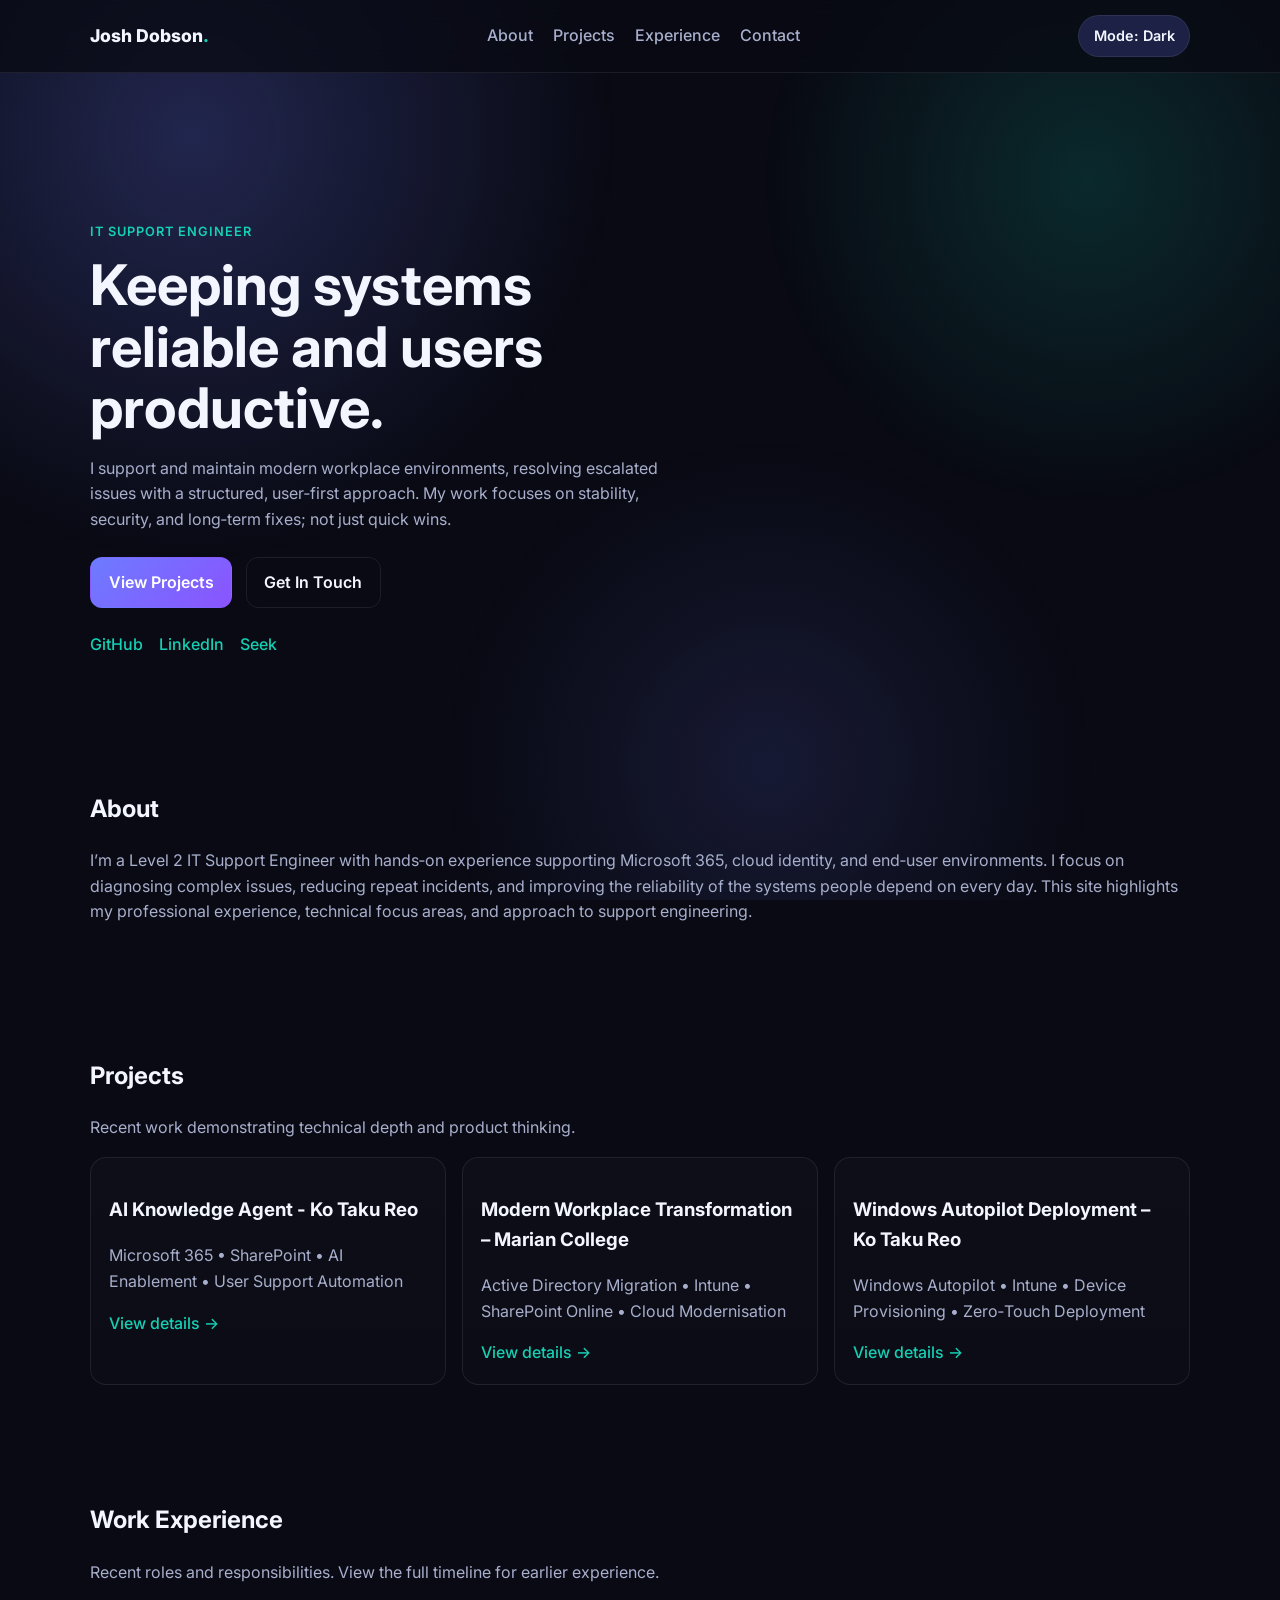
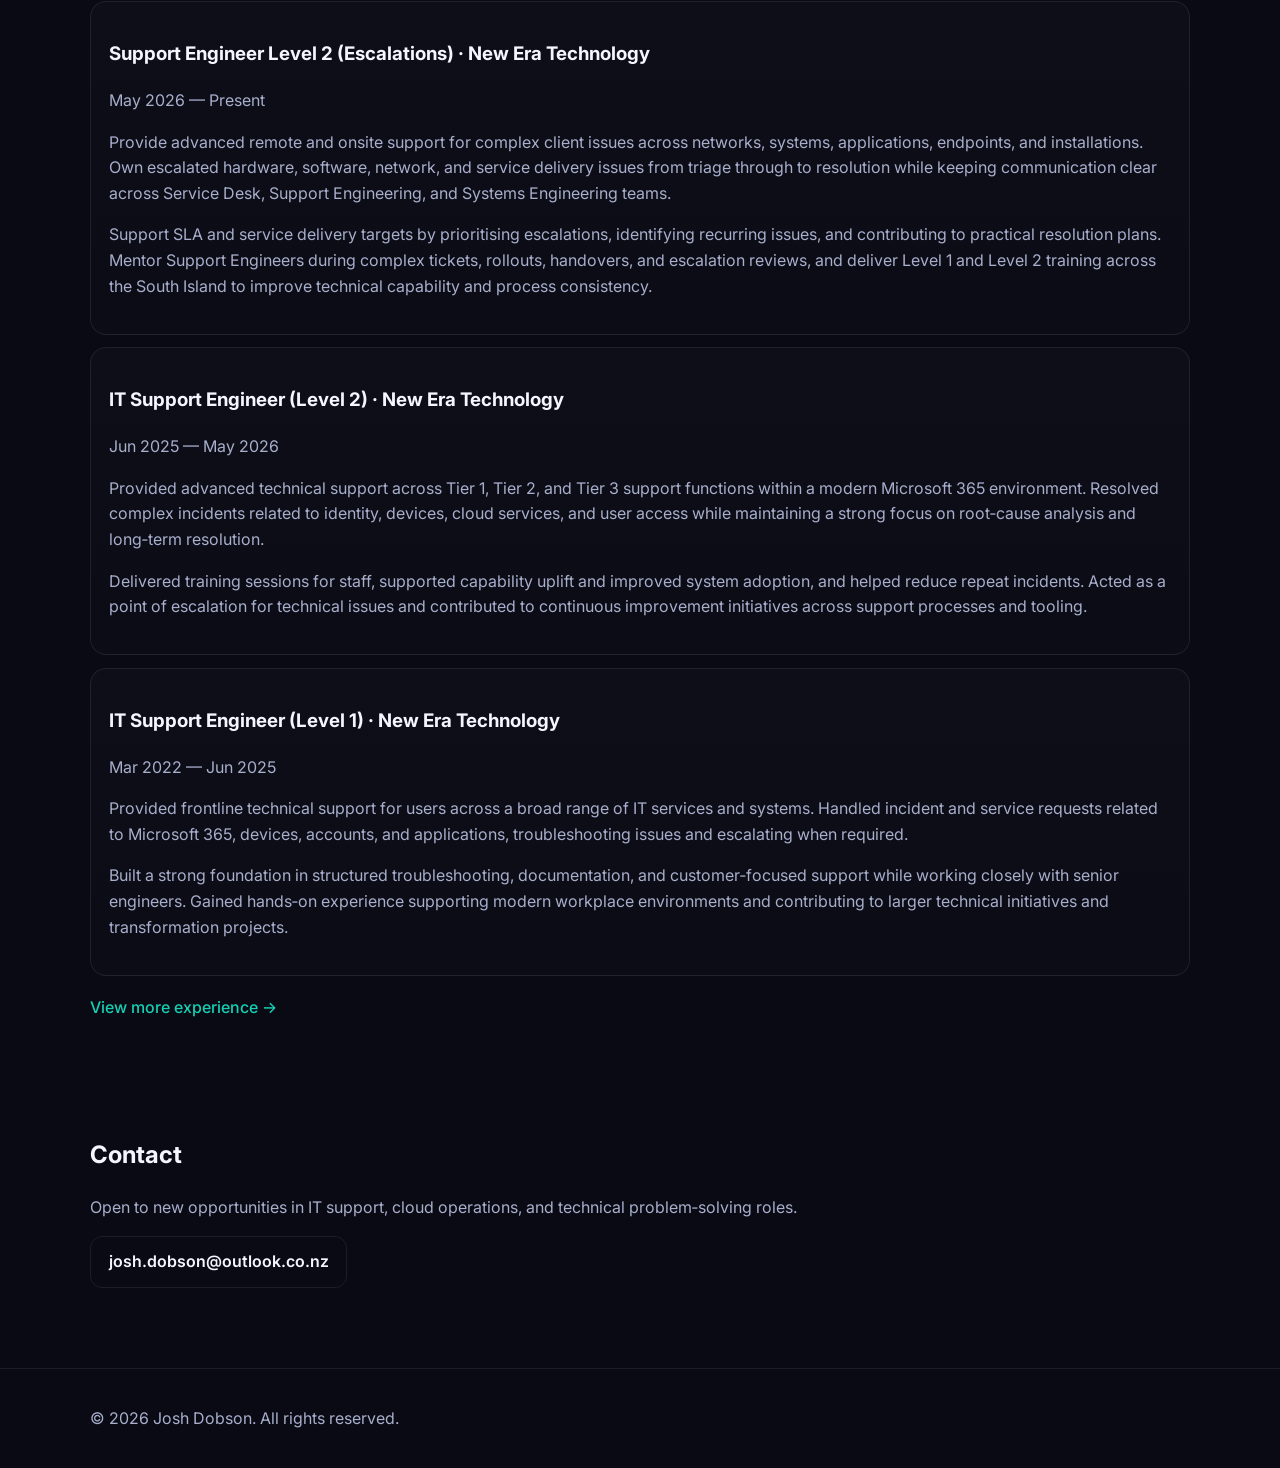
<file: index.html>
<!DOCTYPE html>
<html lang="en">
  <head>
    <link rel="icon" type="image/svg+xml" href="favicon.svg">
    <meta charset="UTF-8" />
    <meta name="viewport" content="width=device-width, initial-scale=1.0" />
    <title>Josh Dobson | Portfolio</title>
    <meta
      name="description"
      content="A modern, professional personal portfolio website featuring projects, experience, and resume details."
    />
    <link rel="preconnect" href="https://fonts.googleapis.com" />
    <link rel="preconnect" href="https://fonts.gstatic.com" crossorigin />
    <link
      href="https://fonts.googleapis.com/css2?family=Inter:wght@400;500;600;700;800&display=swap"
      rel="stylesheet"
    />
    <link rel="stylesheet" href="styles.css" />
  </head>
  <body>
    <div class="bg-gradient"></div>

    <header class="site-header" id="top">
      <nav class="nav container">
        <a class="brand" href="#top">Josh Dobson<span>.</span></a>
        <ul id="nav-links" class="nav-links">
          <li><a href="#about">About</a></li>
          <li><a href="#projects">Projects</a></li>
          <li><a href="#experience">Experience</a></li>
          <li><a href="#contact">Contact</a></li>
        </ul>
        <div class="nav-controls">
          <button id="menu-toggle" class="menu-toggle" aria-label="Toggle menu">
            ☰
          </button>
          <button id="theme-toggle" class="theme-toggle" type="button" aria-label="Switch to light mode" aria-pressed="false"><span class="toggle-label">Mode: Dark</span></button>
        </div>
      </nav>
    </header>

    <main>
      <section class="hero container">
        <p class="eyebrow">IT Support engineer</p>
        <h1>
          Keeping systems reliable and users productive.
        </h1>
        <p class="hero-text">
          I support and maintain modern workplace environments, resolving escalated issues with a structured,
          user‑first approach. My work focuses on stability, security, and long‑term fixes; not just quick wins.
        </p>
        <div class="hero-actions">
          <a class="btn btn-primary" href="#projects">View Projects</a>
          <a class="btn btn-secondary" href="#contact">Get In Touch</a>
        </div>
        <ul class="social-links">
          <li>
            <a href="https://github.com/Dobsonj-stack" target="_blank" rel="noopener noreferrer"
              >GitHub</a
            >
          </li>
          <li>
            <a
              href="https://www.linkedin.com/in/josh-dobson-2bb83b172/"
              target="_blank"
              rel="noopener noreferrer"
              >LinkedIn</a
            >
          </li>
          <li>
            <a
              href="https://nz.seek.com/profiles/josh-dobson-htrMWqmlff"
              target="_blank"
              rel="noopener noreferrer"
              >Seek</a
            >
          </li>
        </ul>
      </section>

      <section id="about" class="section container">
        <h2>About</h2>
        <p>
          I’m a Level 2 IT Support Engineer with hands‑on experience supporting Microsoft 365, cloud identity,
          and end‑user environments. I focus on diagnosing complex issues, reducing repeat incidents, and
          improving the reliability of the systems people depend on every day.
          
          This site highlights my professional experience, technical focus areas, and approach to support
          engineering.
        </p>
      </section>

      <section id="projects" class="section container">
        <div class="section-heading">
          <h2>Projects</h2>
          <p>Recent work demonstrating technical depth and product thinking.</p>
        </div>
        <div class="card-grid">
          <article class="card">
            <h3>AI Knowledge Agent - Ko Taku Reo</h3>
            <p>
              Microsoft 365 • SharePoint • AI Enablement • User Support Automation
            </p>
            <a href="project-ai-knowledge-agent.html" class="inline-link">View details →</a>
          </article>
          <article class="card">
            <h3>Modern Workplace Transformation – Marian College</h3>
            <p>
              Active Directory Migration • Intune • SharePoint Online • Cloud Modernisation
            </p>
            <a href="project-modern-workplace-transformation.html" class="inline-link">View details →</a>
          </article>
          <article class="card">
            <h3>Windows Autopilot Deployment – Ko Taku Reo</h3>
            <p>
              Windows Autopilot • Intune • Device Provisioning • Zero‑Touch Deployment
            </p>
            <a href="project-windows-autopilot-deployment.html" class="inline-link">View details →</a>
          </article>
        </div>
      </section>

      <section id="experience" class="section container">
        <div class="section-heading">
          <h2>Work Experience</h2>
          <p>Recent roles and responsibilities. View the full timeline for earlier experience.</p>
        </div>
        <div class="timeline">
          <article class="timeline-item">
            <h3>Support Engineer Level 2 (Escalations) · New Era Technology</h3>
            <p class="time">May 2026 — Present</p>
            <p>
              Provide advanced remote and onsite support for complex client issues across networks, systems, applications, endpoints, and installations. Own escalated hardware, software, network, and service delivery issues from triage through to resolution while keeping communication clear across Service Desk, Support Engineering, and Systems Engineering teams.
            </p>
            <p>
              Support SLA and service delivery targets by prioritising escalations, identifying recurring issues, and contributing to practical resolution plans. Mentor Support Engineers during complex tickets, rollouts, handovers, and escalation reviews, and deliver Level 1 and Level 2 training across the South Island to improve technical capability and process consistency.
            </p>
          </article>
          <article class="timeline-item">
            <h3>IT Support Engineer (Level 2) · New Era Technology</h3>
            <p class="time">Jun 2025 — May 2026</p>
            <p>
              Provided advanced technical support across Tier 1, Tier 2, and Tier 3 support functions within a modern Microsoft 365 environment. Resolved complex incidents related to identity, devices, cloud services, and user access while maintaining a strong focus on root‑cause analysis and long‑term resolution.
            </p>
            <p>
              Delivered training sessions for staff, supported capability uplift and improved system adoption, and helped reduce repeat incidents. Acted as a point of escalation for technical issues and contributed to continuous improvement initiatives across support processes and tooling.
            </p>
          </article>
          <article class="timeline-item">
            <h3>IT Support Engineer (Level 1) · New Era Technology</h3>
            <p class="time">Mar 2022 — Jun 2025</p>
            <p>
              Provided frontline technical support for users across a broad range of IT services and systems. Handled incident and service requests related to Microsoft 365, devices, accounts, and applications, troubleshooting issues and escalating when required.
            </p>
            <p>
              Built a strong foundation in structured troubleshooting, documentation, and customer‑focused support while working closely with senior engineers. Gained hands‑on experience supporting modern workplace environments and contributing to larger technical initiatives and transformation projects.
            </p>
          </article>
          <div class="experience-more">
          <a href="work-experience.html" class="inline-link">View more experience →</a>
        </div>
        </div>
      </section>

      

      <section id="contact" class="section container">
        <h2>Contact</h2>
        <p>
          Open to new opportunities in IT support, cloud operations, and technical problem‑solving roles.
        </p>
        <a class="btn btn-secondary" href="mailto:josh.dobson@outlook.co.nz">josh.dobson@outlook.co.nz</a>
      </section>
    </main>

    <footer class="site-footer">
      <div class="container footer-content">
        <p>© <span id="year"></span> Josh Dobson. All rights reserved.</p>
        
      </div>
    </footer>

    <button id="scroll-top-bubble" class="scroll-top-bubble" type="button" aria-label="Back to top" aria-hidden="true">↑</button>

    <script src="script.js"></script>
  </body>
</html>
</file>
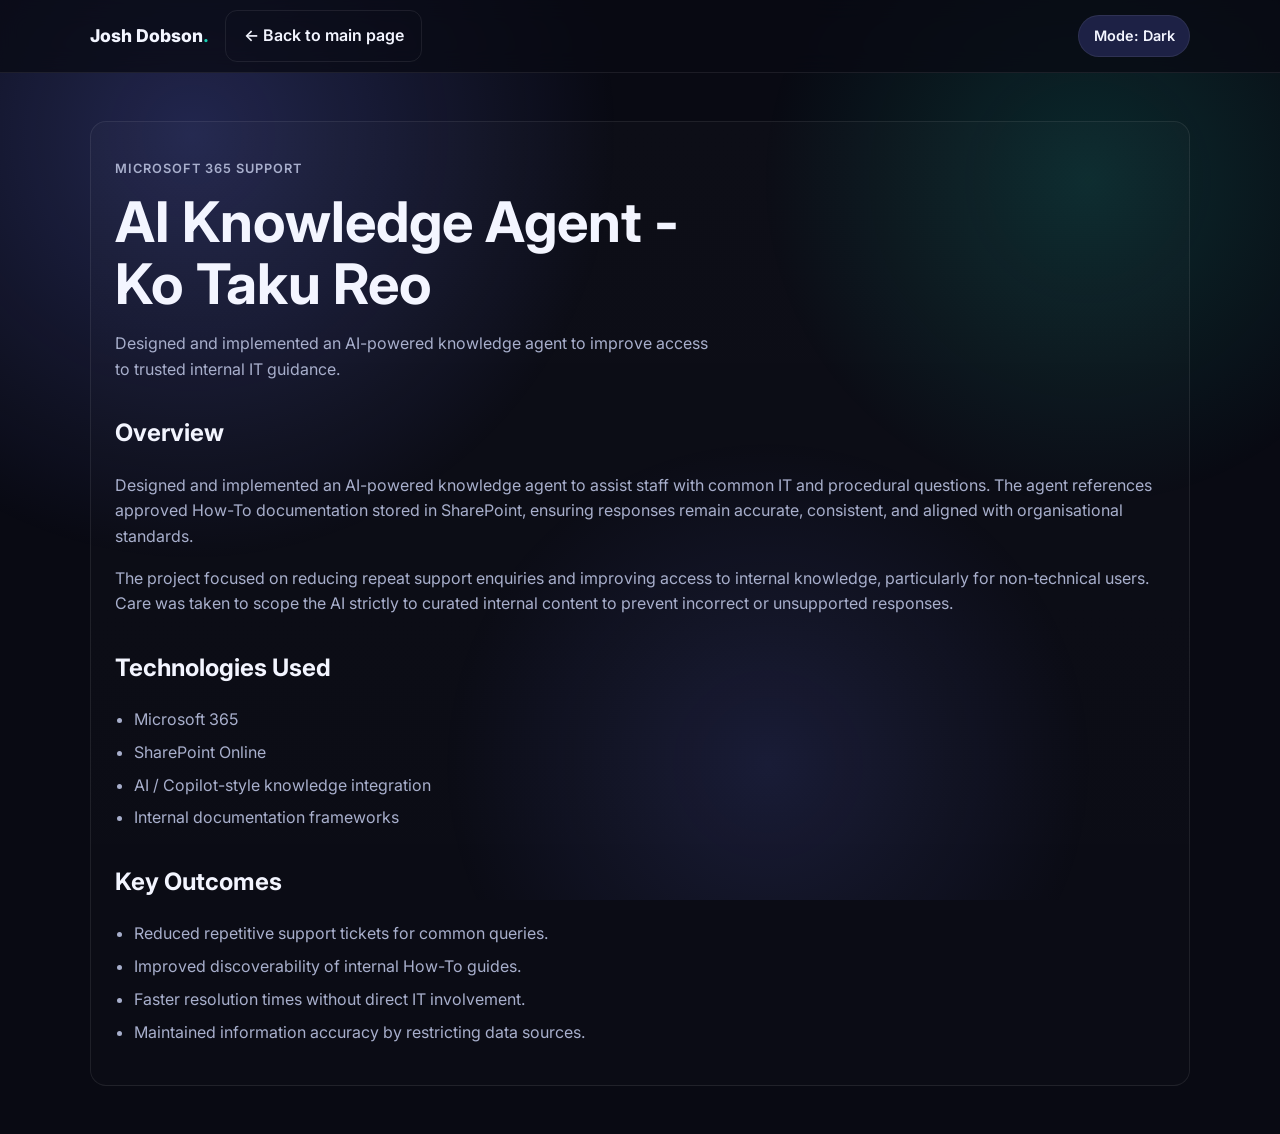
<file: project-ai-knowledge-agent.html>
<!DOCTYPE html>
<html lang="en">
  <head>
    <link rel="icon" type="image/svg+xml" href="favicon.svg">
    <meta charset="UTF-8" />
    <meta name="viewport" content="width=device-width, initial-scale=1.0" />
    <title>AI Knowledge Agent - Ko Taku Reo | Josh Dobson</title>
    <meta
      name="description"
      content="Project details for AI Knowledge Agent at Ko Taku Reo, including overview, technologies, and outcomes."
    />
    <link rel="preconnect" href="https://fonts.googleapis.com" />
    <link rel="preconnect" href="https://fonts.gstatic.com" crossorigin />
    <link
      href="https://fonts.googleapis.com/css2?family=Inter:wght@400;500;600;700;800&display=swap"
      rel="stylesheet"
    />
    <link rel="stylesheet" href="styles.css" />
  </head>
  <body>
    <div class="bg-gradient"></div>

    <header class="site-header" id="top">
      <nav class="nav container subpage-nav">
        <a class="brand" href="index.html#top">Josh Dobson<span>.</span></a>
        <a class="btn btn-secondary" href="index.html#projects">← Back to main page</a>
              <button id="theme-toggle" class="theme-toggle" type="button" aria-label="Toggle color theme" aria-pressed="false" role="switch"><span class="toggle-label">Dark mode</span><span class="toggle-track" aria-hidden="true"><span class="toggle-thumb"></span></span></button>
      </nav>
    </header>

    <main class="section container">
      <article class="project-detail-card">
        <p class="eyebrow">Microsoft 365 Support</p>
        <h1>AI Knowledge Agent - Ko Taku Reo</h1>
        <p class="hero-text">Designed and implemented an AI-powered knowledge agent to improve access to trusted internal IT guidance.</p>

        <div class="detail-block">
          <h2>Overview</h2>
          <p>
            Designed and implemented an AI-powered knowledge agent to assist staff with common IT and procedural questions.
            The agent references approved How-To documentation stored in SharePoint, ensuring responses remain accurate,
            consistent, and aligned with organisational standards.
          </p>
          <p>
            The project focused on reducing repeat support enquiries and improving access to internal knowledge, particularly
            for non-technical users. Care was taken to scope the AI strictly to curated internal content to prevent incorrect
            or unsupported responses.
          </p>
        </div>

        <div class="detail-block">
          <h2>Technologies Used</h2>
          <ul class="detail-list">
            <li>Microsoft 365</li>
            <li>SharePoint Online</li>
            <li>AI / Copilot-style knowledge integration</li>
            <li>Internal documentation frameworks</li>
          </ul>
        </div>

        <div class="detail-block">
          <h2>Key Outcomes</h2>
          <ul class="detail-list">
            <li>Reduced repetitive support tickets for common queries.</li>
            <li>Improved discoverability of internal How-To guides.</li>
            <li>Faster resolution times without direct IT involvement.</li>
            <li>Maintained information accuracy by restricting data sources.</li>
          </ul>
        </div>
      </article>
    </main>

    <script src="script.js"></script>
  </body>
</html>
</file>
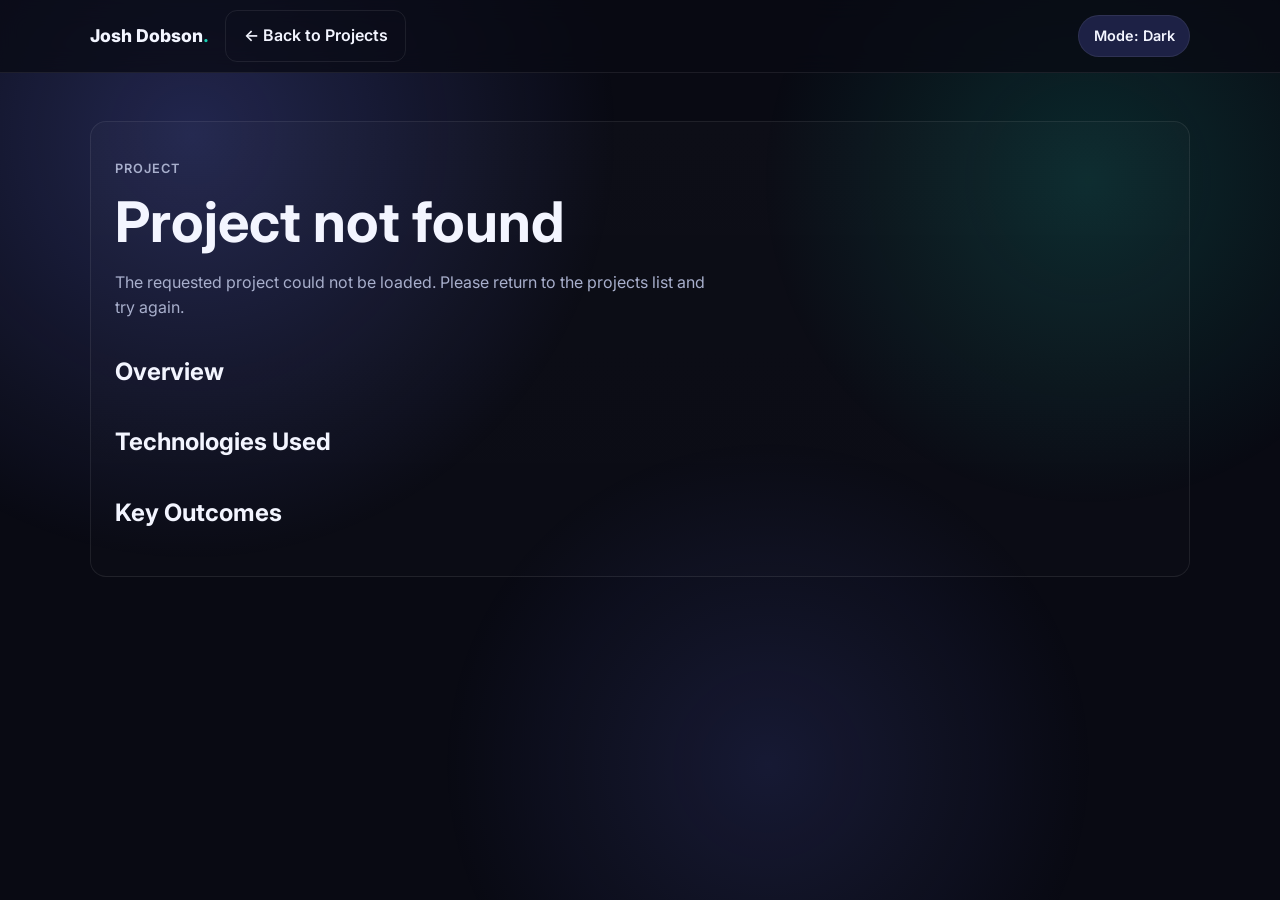
<file: project-details.html>
<!DOCTYPE html>
<html lang="en">
  <head>
    <link rel="icon" type="image/svg+xml" href="favicon.svg">
    <meta charset="UTF-8" />
    <meta name="viewport" content="width=device-width, initial-scale=1.0" />
    <title>Project Details | Josh Dobson</title>
    <meta
      name="description"
      content="Detailed project information including overview, technologies, and outcomes."
    />
    <link rel="preconnect" href="https://fonts.googleapis.com" />
    <link rel="preconnect" href="https://fonts.gstatic.com" crossorigin />
    <link
      href="https://fonts.googleapis.com/css2?family=Inter:wght@400;500;600;700;800&display=swap"
      rel="stylesheet"
    />
    <link rel="stylesheet" href="styles.css" />
  </head>
  <body>
    <div class="bg-gradient"></div>

    <header class="site-header" id="top">
      <nav class="nav container subpage-nav">
        <a class="brand" href="index.html#top">Josh Dobson<span>.</span></a>
        <a class="btn btn-secondary" href="index.html#projects">← Back to Projects</a>
              <button id="theme-toggle" class="theme-toggle" type="button" aria-label="Toggle color theme" aria-pressed="false" role="switch"><span class="toggle-label">Dark mode</span><span class="toggle-track" aria-hidden="true"><span class="toggle-thumb"></span></span></button>
      </nav>
    </header>

    <main class="section container">
      <article class="project-detail-card">
        <p class="eyebrow" id="project-category">Project</p>
        <h1 id="project-title">Project details</h1>
        <p class="hero-text" id="project-summary"></p>

        <div class="detail-block">
          <h2>Overview</h2>
          <p id="project-overview"></p>
        </div>

        <div class="detail-block">
          <h2>Technologies Used</h2>
          <ul id="project-tech" class="detail-list"></ul>
        </div>

        <div class="detail-block">
          <h2>Key Outcomes</h2>
          <ul id="project-outcomes" class="detail-list"></ul>
        </div>
      </article>
    </main>

    <script src="script.js"></script>
  </body>
</html>
</file>
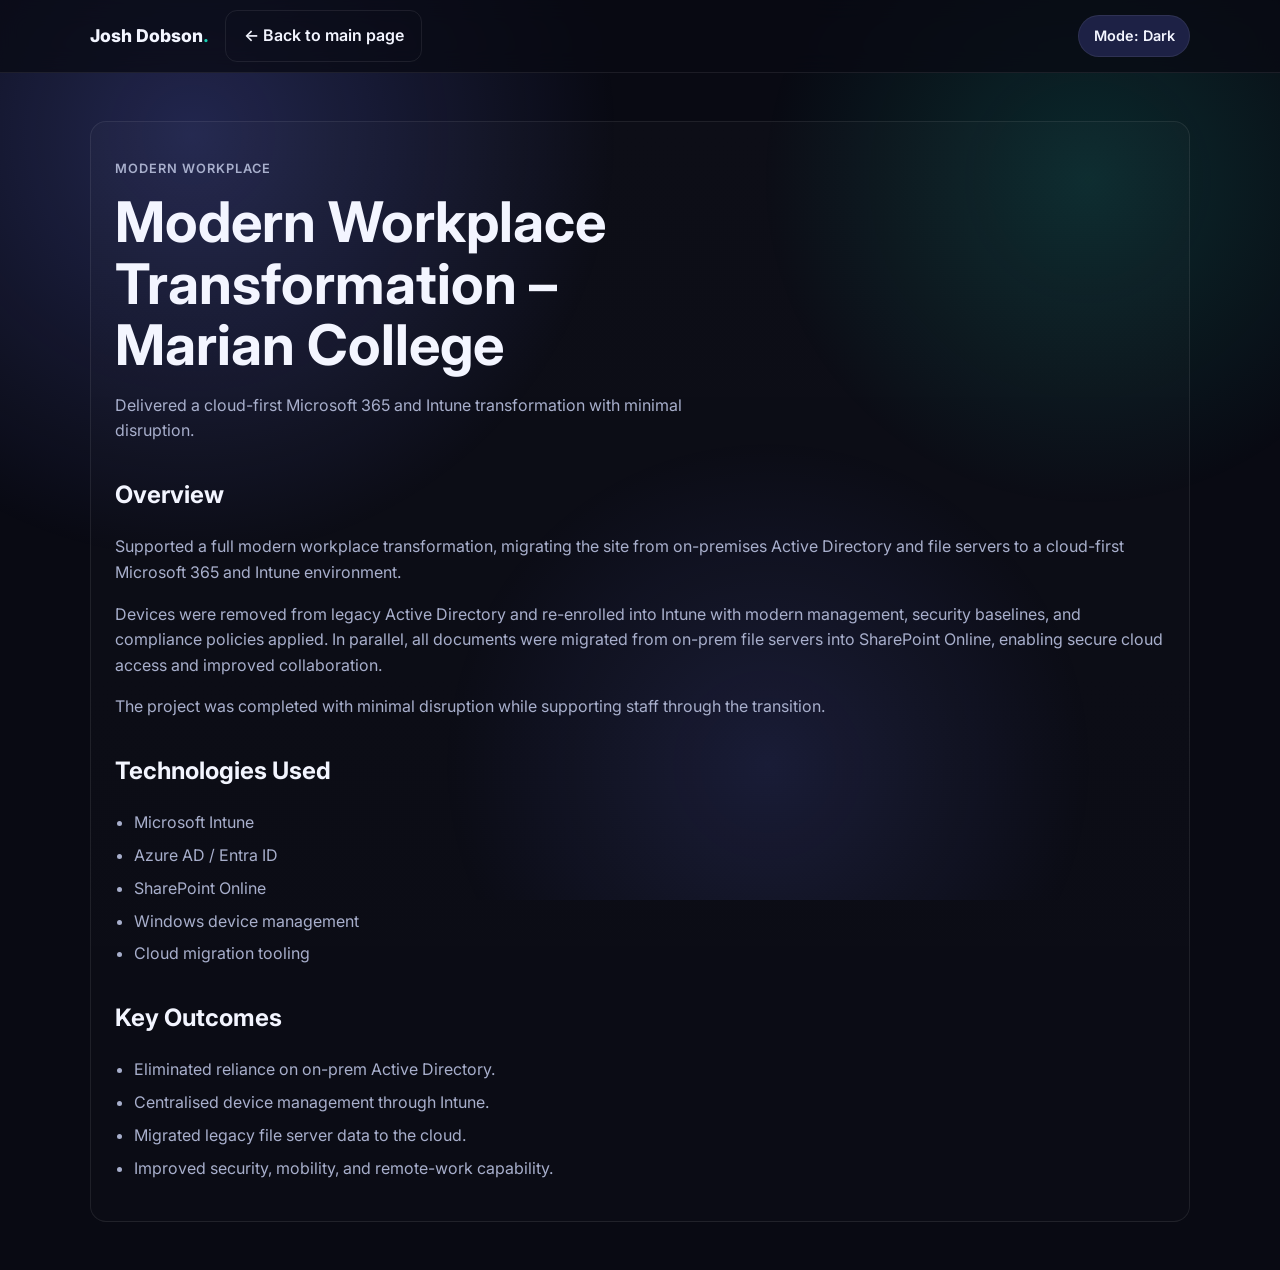
<file: project-modern-workplace-transformation.html>
<!DOCTYPE html>
<html lang="en">
  <head>
    <link rel="icon" type="image/svg+xml" href="favicon.svg">
    <meta charset="UTF-8" />
    <meta name="viewport" content="width=device-width, initial-scale=1.0" />
    <title>Modern Workplace Transformation – Marian College | Josh Dobson</title>
    <meta
      name="description"
      content="Project details for the Modern Workplace Transformation at Marian College, including overview, technologies, and outcomes."
    />
    <link rel="preconnect" href="https://fonts.googleapis.com" />
    <link rel="preconnect" href="https://fonts.gstatic.com" crossorigin />
    <link
      href="https://fonts.googleapis.com/css2?family=Inter:wght@400;500;600;700;800&display=swap"
      rel="stylesheet"
    />
    <link rel="stylesheet" href="styles.css" />
  </head>
  <body>
    <div class="bg-gradient"></div>

    <header class="site-header" id="top">
      <nav class="nav container subpage-nav">
        <a class="brand" href="index.html#top">Josh Dobson<span>.</span></a>
        <a class="btn btn-secondary" href="index.html#projects">← Back to main page</a>
              <button id="theme-toggle" class="theme-toggle" type="button" aria-label="Toggle color theme" aria-pressed="false" role="switch"><span class="toggle-label">Dark mode</span><span class="toggle-track" aria-hidden="true"><span class="toggle-thumb"></span></span></button>
      </nav>
    </header>

    <main class="section container">
      <article class="project-detail-card">
        <p class="eyebrow">Modern Workplace</p>
        <h1>Modern Workplace Transformation – Marian College</h1>
        <p class="hero-text">Delivered a cloud-first Microsoft 365 and Intune transformation with minimal disruption.</p>

        <div class="detail-block">
          <h2>Overview</h2>
          <p>
            Supported a full modern workplace transformation, migrating the site from on-premises Active Directory and file servers to
            a cloud-first Microsoft 365 and Intune environment.
          </p>
          <p>
            Devices were removed from legacy Active Directory and re-enrolled into Intune with modern management, security baselines,
            and compliance policies applied. In parallel, all documents were migrated from on-prem file servers into SharePoint
            Online, enabling secure cloud access and improved collaboration.
          </p>
          <p>
            The project was completed with minimal disruption while supporting staff through the transition.
          </p>
        </div>

        <div class="detail-block">
          <h2>Technologies Used</h2>
          <ul class="detail-list">
            <li>Microsoft Intune</li>
            <li>Azure AD / Entra ID</li>
            <li>SharePoint Online</li>
            <li>Windows device management</li>
            <li>Cloud migration tooling</li>
          </ul>
        </div>

        <div class="detail-block">
          <h2>Key Outcomes</h2>
          <ul class="detail-list">
            <li>Eliminated reliance on on-prem Active Directory.</li>
            <li>Centralised device management through Intune.</li>
            <li>Migrated legacy file server data to the cloud.</li>
            <li>Improved security, mobility, and remote-work capability.</li>
          </ul>
        </div>
      </article>
    </main>

    <script src="script.js"></script>
  </body>
</html>
</file>
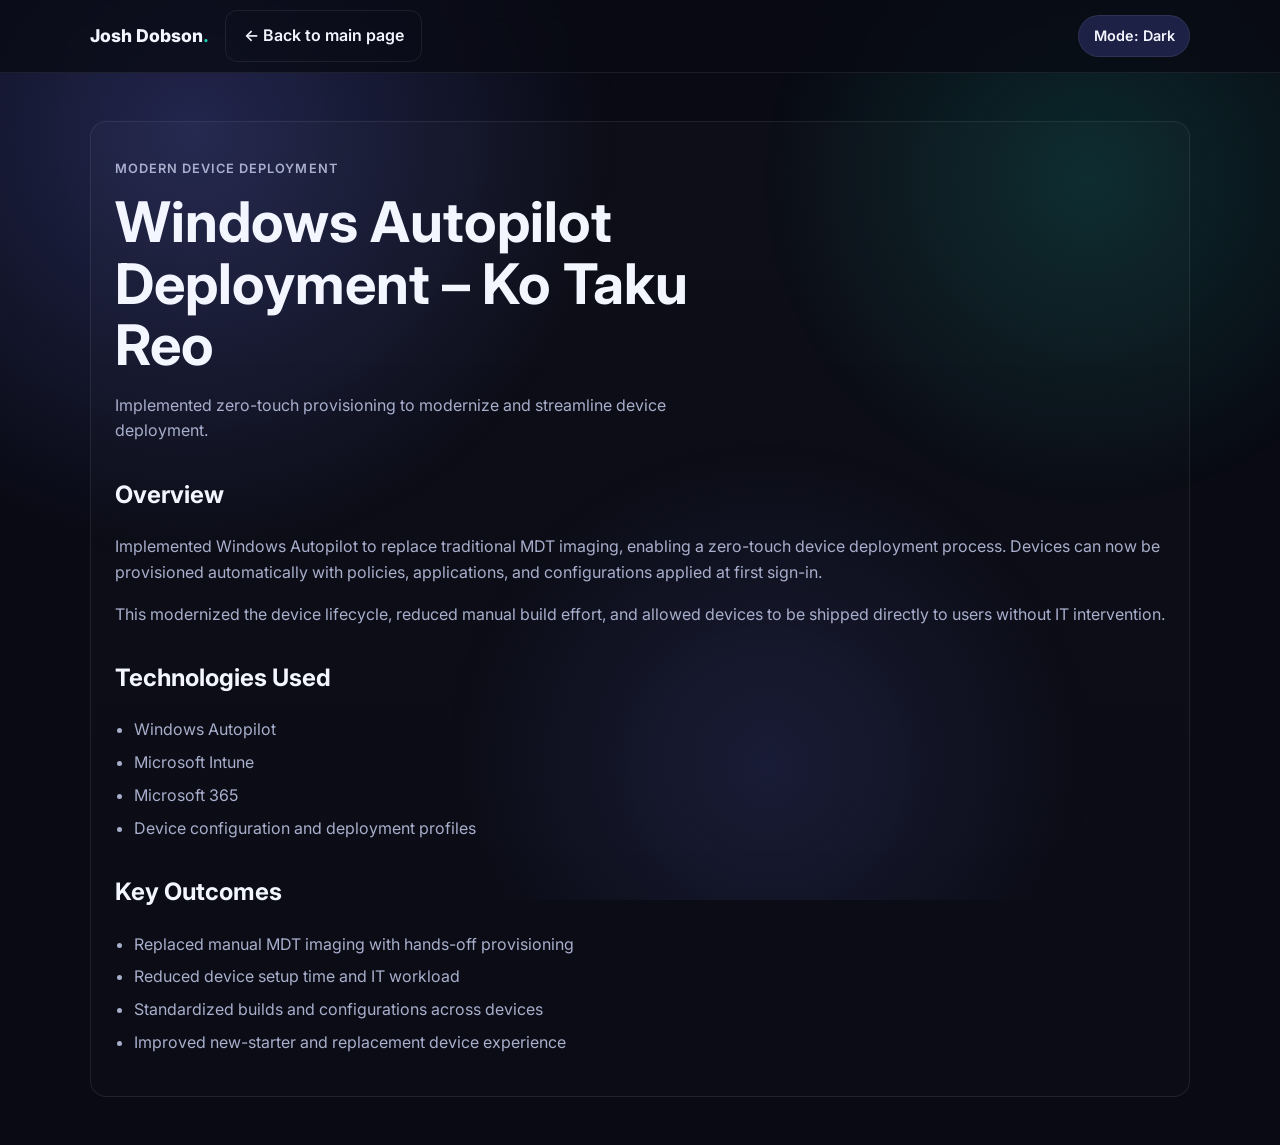
<file: project-windows-autopilot-deployment.html>
<!DOCTYPE html>
<html lang="en">
  <head>
    <link rel="icon" type="image/svg+xml" href="favicon.svg">
    <meta charset="UTF-8" />
    <meta name="viewport" content="width=device-width, initial-scale=1.0" />
    <title>Windows Autopilot Deployment – Ko Taku Reo | Josh Dobson</title>
    <meta
      name="description"
      content="Project details for the Windows Autopilot Deployment at Ko Taku Reo, including overview, technologies, and outcomes."
    />
    <link rel="preconnect" href="https://fonts.googleapis.com" />
    <link rel="preconnect" href="https://fonts.gstatic.com" crossorigin />
    <link
      href="https://fonts.googleapis.com/css2?family=Inter:wght@400;500;600;700;800&display=swap"
      rel="stylesheet"
    />
    <link rel="stylesheet" href="styles.css" />
  </head>
  <body>
    <div class="bg-gradient"></div>

    <header class="site-header" id="top">
      <nav class="nav container subpage-nav">
        <a class="brand" href="index.html#top">Josh Dobson<span>.</span></a>
        <a class="btn btn-secondary" href="index.html#projects">← Back to main page</a>
              <button id="theme-toggle" class="theme-toggle" type="button" aria-label="Toggle color theme" aria-pressed="false" role="switch"><span class="toggle-label">Dark mode</span><span class="toggle-track" aria-hidden="true"><span class="toggle-thumb"></span></span></button>
      </nav>
    </header>

    <main class="section container">
      <article class="project-detail-card">
        <p class="eyebrow">Modern Device Deployment</p>
        <h1>Windows Autopilot Deployment – Ko Taku Reo</h1>
        <p class="hero-text">Implemented zero-touch provisioning to modernize and streamline device deployment.</p>

        <div class="detail-block">
          <h2>Overview</h2>
          <p>
            Implemented Windows Autopilot to replace traditional MDT imaging, enabling a zero-touch device deployment process.
            Devices can now be provisioned automatically with policies, applications, and configurations applied at first sign-in.
          </p>
          <p>
            This modernized the device lifecycle, reduced manual build effort, and allowed devices to be shipped directly to users
            without IT intervention.
          </p>
        </div>

        <div class="detail-block">
          <h2>Technologies Used</h2>
          <ul class="detail-list">
            <li>Windows Autopilot</li>
            <li>Microsoft Intune</li>
            <li>Microsoft 365</li>
            <li>Device configuration and deployment profiles</li>
          </ul>
        </div>

        <div class="detail-block">
          <h2>Key Outcomes</h2>
          <ul class="detail-list">
            <li>Replaced manual MDT imaging with hands-off provisioning</li>
            <li>Reduced device setup time and IT workload</li>
            <li>Standardized builds and configurations across devices</li>
            <li>Improved new-starter and replacement device experience</li>
          </ul>
        </div>
      </article>
    </main>

    <script src="script.js"></script>
  </body>
</html>
</file>
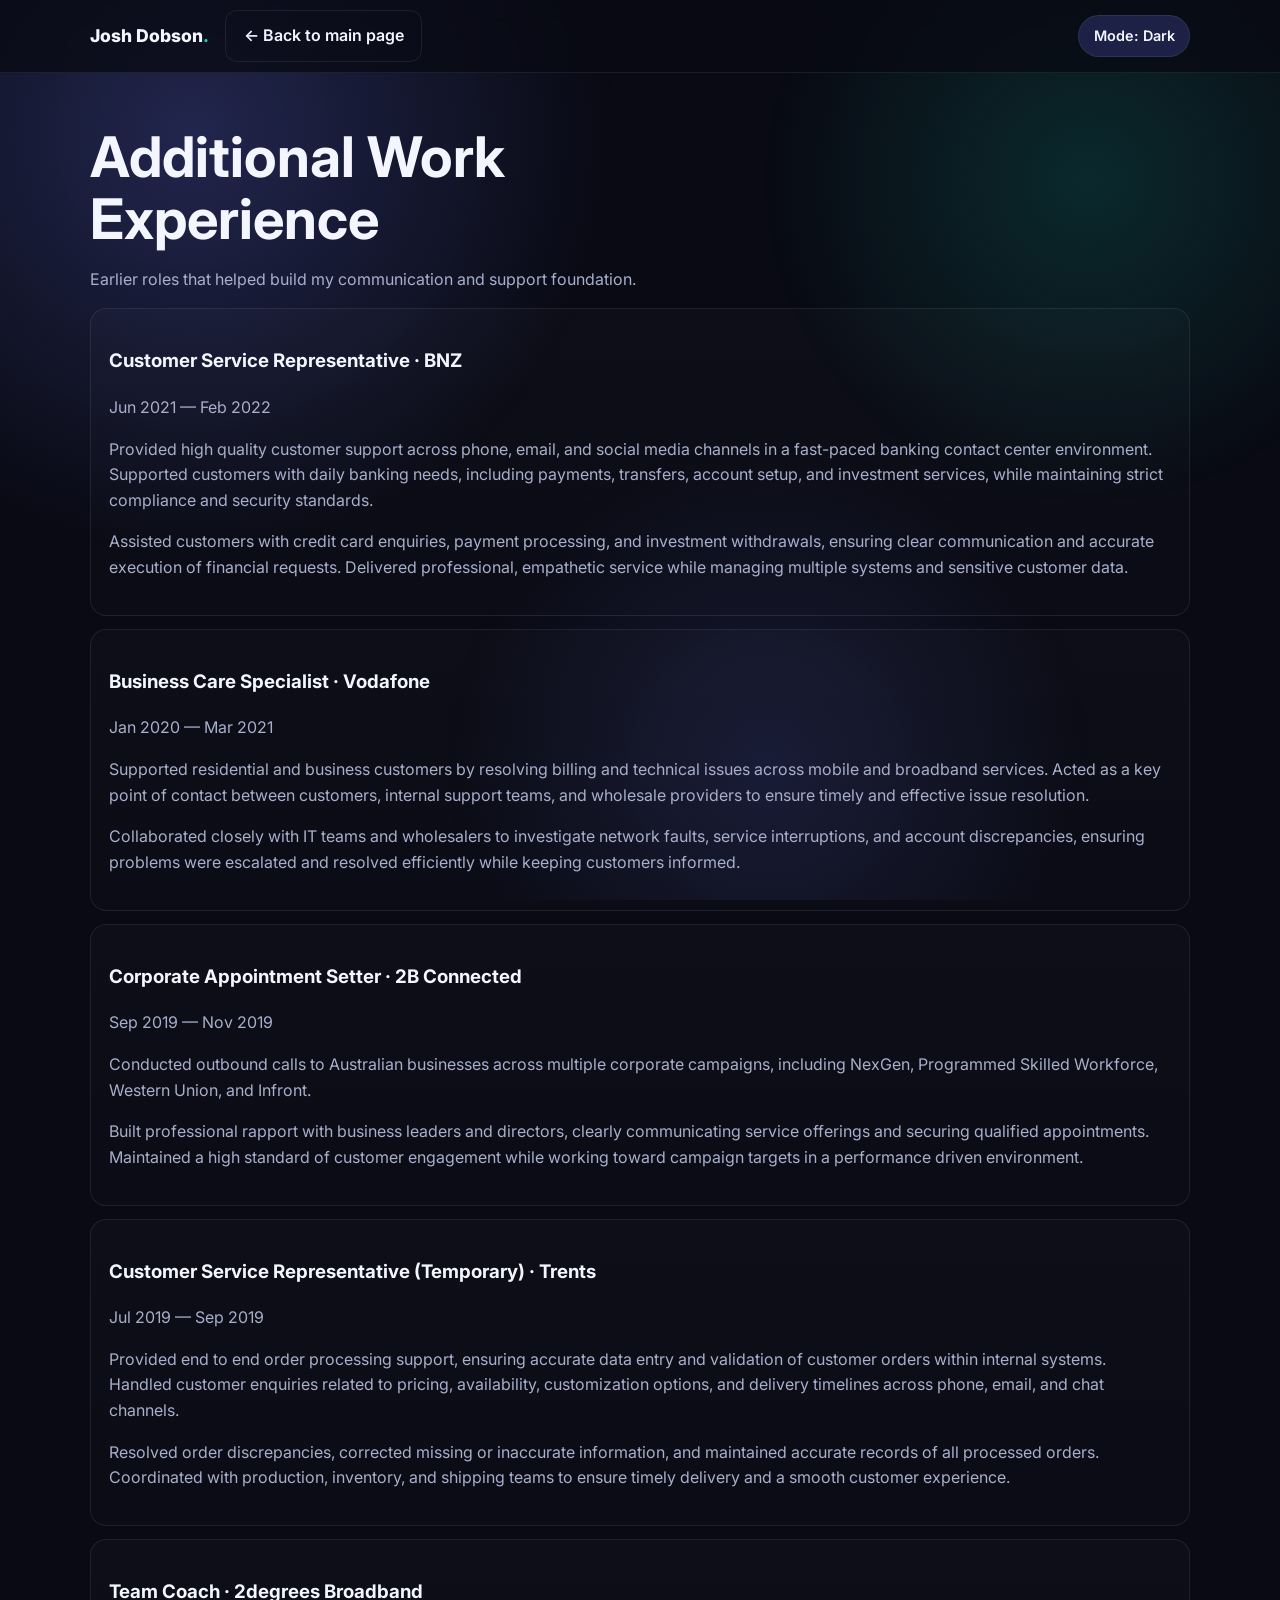
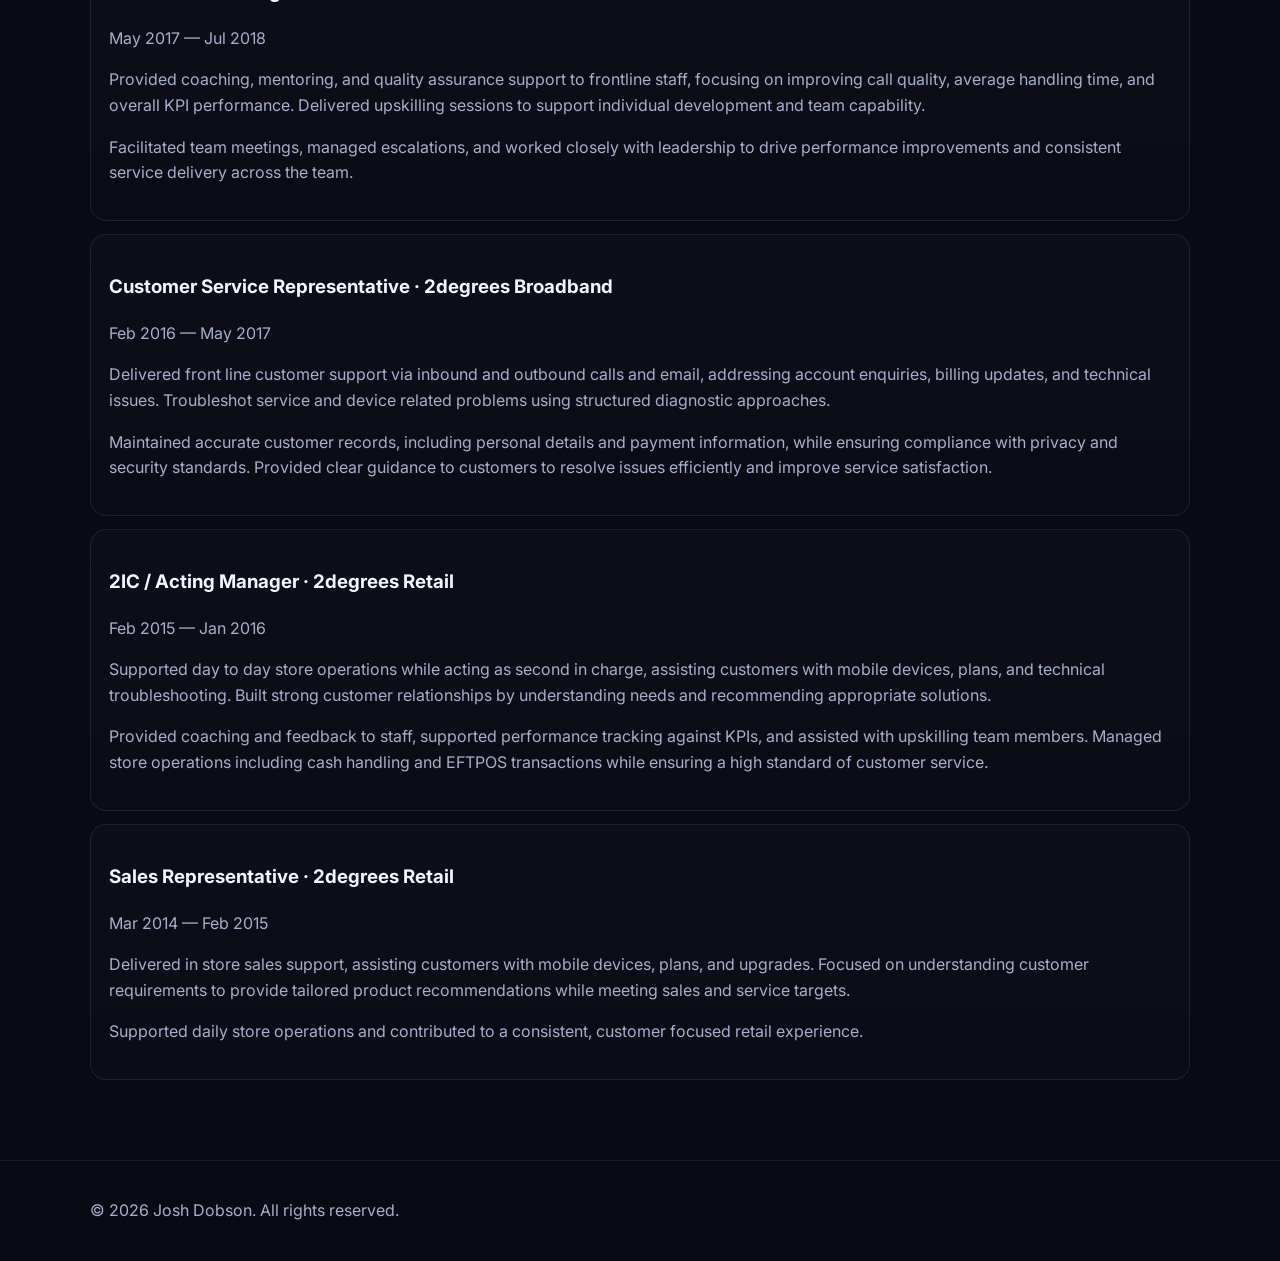
<file: work-experience.html>
<!DOCTYPE html>
<html lang="en">
  <head>
    <link rel="icon" type="image/svg+xml" href="favicon.svg">
    <meta charset="UTF-8" />
    <meta name="viewport" content="width=device-width, initial-scale=1.0" />
    <title>Work Experience | Josh Dobson</title>
    <meta
      name="description"
      content="Full work experience history for Josh Dobson."
    />
    <link rel="preconnect" href="https://fonts.googleapis.com" />
    <link rel="preconnect" href="https://fonts.gstatic.com" crossorigin />
    <link
      href="https://fonts.googleapis.com/css2?family=Inter:wght@400;500;600;700;800&display=swap"
      rel="stylesheet"
    />
    <link rel="stylesheet" href="styles.css" />
  </head>
  <body>
    <div class="bg-gradient"></div>

    <header class="site-header" id="top">
      <nav class="nav container subpage-nav">
        <a class="brand" href="index.html#top">Josh Dobson<span>.</span></a>
        <a class="btn btn-secondary" href="index.html#experience">← Back to main page</a>
              <button id="theme-toggle" class="theme-toggle" type="button" aria-label="Toggle color theme" aria-pressed="false" role="switch"><span class="toggle-label">Dark mode</span><span class="toggle-track" aria-hidden="true"><span class="toggle-thumb"></span></span></button>
      </nav>
    </header>

    <main>
      <section class="section container">
        <div class="section-heading">
          <h1>Additional Work Experience</h1>
          <p>Earlier roles that helped build my communication and support foundation.</p>
        </div>

        <div class="timeline">
          <article class="timeline-item">
            <h3>Customer Service Representative · BNZ</h3>
            <p class="time">Jun 2021 — Feb 2022</p>
            <p>Provided high quality customer support across phone, email, and social media channels in a fast-paced banking contact center environment. Supported customers with daily banking needs, including payments, transfers, account setup, and investment services, while maintaining strict compliance and security standards.</p>
            <p>Assisted customers with credit card enquiries, payment processing, and investment withdrawals, ensuring clear communication and accurate execution of financial requests. Delivered professional, empathetic service while managing multiple systems and sensitive customer data.</p>
          </article>
          <article class="timeline-item">
            <h3>Business Care Specialist · Vodafone</h3>
            <p class="time">Jan 2020 — Mar 2021</p>
            <p>Supported residential and business customers by resolving billing and technical issues across mobile and broadband services. Acted as a key point of contact between customers, internal support teams, and wholesale providers to ensure timely and effective issue resolution.</p>
            <p>Collaborated closely with IT teams and wholesalers to investigate network faults, service interruptions, and account discrepancies, ensuring problems were escalated and resolved efficiently while keeping customers informed.</p>
          </article>
          <article class="timeline-item">
            <h3>Corporate Appointment Setter · 2B Connected</h3>
            <p class="time">Sep 2019 — Nov 2019</p>
            <p>Conducted outbound calls to Australian businesses across multiple corporate campaigns, including NexGen, Programmed Skilled Workforce, Western Union, and Infront.</p>
            <p>Built professional rapport with business leaders and directors, clearly communicating service offerings and securing qualified appointments. Maintained a high standard of customer engagement while working toward campaign targets in a performance driven environment.</p>
          </article>
          <article class="timeline-item">
            <h3>Customer Service Representative (Temporary) · Trents</h3>
            <p class="time">Jul 2019 — Sep 2019</p>
            <p>Provided end to end order processing support, ensuring accurate data entry and validation of customer orders within internal systems. Handled customer enquiries related to pricing, availability, customization options, and delivery timelines across phone, email, and chat channels.</p>
            <p>Resolved order discrepancies, corrected missing or inaccurate information, and maintained accurate records of all processed orders. Coordinated with production, inventory, and shipping teams to ensure timely delivery and a smooth customer experience.</p>
          </article>
          <article class="timeline-item">
            <h3>Team Coach · 2degrees Broadband</h3>
            <p class="time">May 2017 — Jul 2018</p>
            <p>Provided coaching, mentoring, and quality assurance support to frontline staff, focusing on improving call quality, average handling time, and overall KPI performance. Delivered upskilling sessions to support individual development and team capability.</p>
            <p>Facilitated team meetings, managed escalations, and worked closely with leadership to drive performance improvements and consistent service delivery across the team.</p>
          </article>
          <article class="timeline-item">
            <h3>Customer Service Representative · 2degrees Broadband</h3>
            <p class="time">Feb 2016 — May 2017</p>
            <p>Delivered front line customer support via inbound and outbound calls and email, addressing account enquiries, billing updates, and technical issues. Troubleshot service and device related problems using structured diagnostic approaches.</p>
            <p>Maintained accurate customer records, including personal details and payment information, while ensuring compliance with privacy and security standards. Provided clear guidance to customers to resolve issues efficiently and improve service satisfaction.</p>
          </article>
          <article class="timeline-item">
            <h3>2IC / Acting Manager · 2degrees Retail</h3>
            <p class="time">Feb 2015 — Jan 2016</p>
            <p>Supported day to day store operations while acting as second in charge, assisting customers with mobile devices, plans, and technical troubleshooting. Built strong customer relationships by understanding needs and recommending appropriate solutions.</p>
            <p>Provided coaching and feedback to staff, supported performance tracking against KPIs, and assisted with upskilling team members. Managed store operations including cash handling and EFTPOS transactions while ensuring a high standard of customer service.</p>
          </article>
          <article class="timeline-item">
            <h3>Sales Representative · 2degrees Retail</h3>
            <p class="time">Mar 2014 — Feb 2015</p>
            <p>Delivered in store sales support, assisting customers with mobile devices, plans, and upgrades. Focused on understanding customer requirements to provide tailored product recommendations while meeting sales and service targets.</p>
            <p>Supported daily store operations and contributed to a consistent, customer focused retail experience.</p>
          </article>
        </div>

      </section>
    </main>

    <footer class="site-footer">
      <div class="container footer-content">
        <p>© <span id="year"></span> Josh Dobson. All rights reserved.</p>
        
      </div>
    </footer>

    <button id="scroll-top-bubble" class="scroll-top-bubble" type="button" aria-label="Back to top" aria-hidden="true">↑</button>

    <script src="script.js"></script>
  </body>
</html>
</file>
<file: styles.css>
:root {
  --bg: #090a13;
  --panel: #111329;
  --text: #f3f5ff;
  --muted: #a8afcc;
  --accent: #6d7bff;
  --accent-2: #15d0b4;
  --border: rgba(255, 255, 255, 0.08);
  --shadow: 0 12px 30px rgba(0, 0, 0, 0.35);
  --header-bg: rgba(9, 10, 19, 0.75);
  --mobile-nav-bg: rgba(17, 19, 41, 0.98);
  --card-bg: linear-gradient(180deg, rgba(255, 255, 255, 0.02), rgba(255, 255, 255, 0.01));
  --bg-grad-1: rgba(109, 123, 255, 0.25);
  --bg-grad-2: rgba(21, 208, 180, 0.16);
  --bg-grad-3: rgba(109, 123, 255, 0.14);
}

:root[data-theme="light"] {
  --bg: #f5f7ff;
  --panel: #ffffff;
  --text: #1d2240;
  --muted: #4f5a85;
  --accent: #4f63ff;
  --accent-2: #0ca188;
  --border: rgba(29, 34, 64, 0.15);
  --shadow: 0 12px 30px rgba(29, 34, 64, 0.15);
  --header-bg: rgba(245, 247, 255, 0.85);
  --mobile-nav-bg: rgba(255, 255, 255, 0.98);
  --card-bg: linear-gradient(180deg, rgba(255, 255, 255, 0.95), rgba(247, 249, 255, 0.9));
  --bg-grad-1: rgba(79, 99, 255, 0.18);
  --bg-grad-2: rgba(12, 161, 136, 0.12);
  --bg-grad-3: rgba(79, 99, 255, 0.09);
}

* {
  box-sizing: border-box;
}

html {
  scroll-behavior: smooth;
}

body {
  margin: 0;
  font-family: "Inter", system-ui, -apple-system, BlinkMacSystemFont, "Segoe UI", sans-serif;
  color: var(--text);
  background: var(--bg);
  line-height: 1.6;
}

.bg-gradient {
  position: fixed;
  inset: 0;
  background: radial-gradient(circle at 15% 15%, var(--bg-grad-1), transparent 32%),
    radial-gradient(circle at 85% 20%, var(--bg-grad-2), transparent 25%),
    radial-gradient(circle at 60% 85%, var(--bg-grad-3), transparent 30%);
  z-index: -1;
}

.container {
  width: min(1100px, 92vw);
  margin: 0 auto;
}

.site-header {
  position: sticky;
  top: 0;
  backdrop-filter: blur(12px);
  background: var(--header-bg);
  border-bottom: 1px solid var(--border);
  z-index: 50;
}

.nav {
  display: grid;
  grid-template-columns: auto 1fr auto;
  align-items: center;
  min-height: 72px;
  gap: 1rem;
}

.brand {
  color: var(--text);
  text-decoration: none;
  font-weight: 800;
  font-size: 1.1rem;
}

.brand span {
  color: var(--accent-2);
}

.nav-links {
  display: flex;
  list-style: none;
  gap: 1.25rem;
  margin: 0;
  padding: 0;
  justify-self: center;
}

.nav-links a {
  color: var(--muted);
  text-decoration: none;
  font-weight: 500;
}

.nav-links a:hover {
  color: var(--text);
}


.nav-controls {
  display: flex;
  align-items: center;
  gap: 0.6rem;
}

.theme-toggle {
  margin: 0;
  border: 1px solid var(--border);
  border-radius: 999px;
  background: color-mix(in oklab, var(--panel) 85%, var(--accent) 15%);
  color: var(--text);
  padding: 0.5rem 0.9rem;
  font: inherit;
  font-weight: 600;
  cursor: pointer;
  display: inline-flex;
  align-items: center;
  transition: transform 0.2s ease, box-shadow 0.2s ease, background 0.2s ease;
}

.theme-toggle:hover {
  transform: translateY(-1px);
  box-shadow: var(--shadow);
}

.theme-toggle.is-light {
  background: color-mix(in oklab, var(--panel) 82%, var(--accent-2) 18%);
}

.toggle-label {
  font-size: 0.9rem;
}

.menu-toggle {
  display: none;
  background: none;
  border: 1px solid var(--border);
  border-radius: 10px;
  color: var(--text);
  padding: 0.45rem 0.7rem;
}

.hero {
  padding: 8.5rem 0 4rem;
}

.eyebrow {
  color: var(--accent-2);
  font-weight: 600;
  letter-spacing: 0.08em;
  text-transform: uppercase;
  font-size: 0.8rem;
}

h1 {
  font-size: clamp(2rem, 4.5vw, 3.5rem);
  max-width: 17ch;
  line-height: 1.1;
  margin: 0.4rem 0 1rem;
}

.hero-text {
  color: var(--muted);
  max-width: 60ch;
}

.hero-actions {
  display: flex;
  gap: 0.85rem;
  margin: 1.5rem 0;
}

.btn {
  display: inline-block;
  padding: 0.75rem 1.1rem;
  border-radius: 12px;
  text-decoration: none;
  font-weight: 600;
  border: 1px solid transparent;
  transition: transform 0.2s ease, box-shadow 0.2s ease;
}

.btn:hover {
  transform: translateY(-1px);
  box-shadow: var(--shadow);
}

.btn-primary {
  background: linear-gradient(135deg, var(--accent), #8a54ff);
  color: #fff;
}

.btn-secondary {
  background: transparent;
  color: var(--text);
  border-color: var(--border);
}

.social-links {
  list-style: none;
  display: flex;
  gap: 1rem;
  padding: 0;
  margin: 1.2rem 0 0;
}

.social-links a,
.inline-link {
  color: var(--accent-2);
  text-decoration: none;
  font-weight: 500;
}

.section {
  padding: 3rem 0;
}

.section-heading p,
.section p,
.time {
  color: var(--muted);
}

.card-grid {
  display: grid;
  grid-template-columns: repeat(3, minmax(0, 1fr));
  gap: 1rem;
}

.card,
.timeline-item {
  transition: transform 0.2s ease, box-shadow 0.2s ease;
  border: 1px solid var(--border);
  border-radius: 16px;
  padding: 1.15rem;
  background: var(--card-bg);
}

.card:hover,
.timeline-item:hover,
.project-detail-card:hover {
  transform: translateY(-6px);
  box-shadow: var(--shadow);
}

.timeline {
  display: grid;
  gap: 0.8rem;
}

.site-footer {
  margin-top: 2rem;
  border-top: 1px solid var(--border);
  padding: 1.3rem 0;
}

.footer-content {
  display: flex;
  justify-content: space-between;
  align-items: center;
  gap: 0.7rem;
}

.footer-content p,
.footer-content a {
  color: var(--muted);
  text-decoration: none;
}

@media (max-width: 900px) {
  .card-grid {
    grid-template-columns: 1fr 1fr;
  }
}

@media (max-width: 720px) {
  .theme-toggle {
    padding: 0.4rem 0.65rem;
    font-size: 0.85rem;
  }

  .menu-toggle {
    display: inline-flex;
  }

  .nav-links {
    justify-self: auto;
    position: absolute;
    top: 72px;
    right: 4vw;
    background: var(--mobile-nav-bg);
    border: 1px solid var(--border);
    border-radius: 12px;
    padding: 0.7rem;
    width: min(220px, 90vw);
    flex-direction: column;
    display: none;
  }

  .nav-links.open {
    display: flex;
  }

  .hero {
    padding-top: 6.5rem;
  }

  .card-grid {
    grid-template-columns: 1fr;
  }

  .hero-actions,
  .footer-content,
  .social-links {
    flex-wrap: wrap;
  }

  .subpage-nav {
    flex-wrap: wrap;
    gap: 0.65rem;
    padding: 0.6rem 0;
  }

  .subpage-nav .theme-toggle {
    margin-left: 0;
    margin-right: 0;
  }
}

.project-detail-card {
  transition: transform 0.2s ease, box-shadow 0.2s ease;
  border: 1px solid var(--border);
  border-radius: 16px;
  padding: 1.5rem;
  background: var(--card-bg);
}

.detail-block {
  margin-top: 2rem;
}

.detail-list {
  color: var(--muted);
  padding-left: 1.2rem;
}

.detail-list li {
  margin-bottom: 0.45rem;
}

.social-links a,
.inline-link {
  display: inline-block;
  transition: transform 0.2s ease, box-shadow 0.2s ease;
}

.social-links a:hover,
.inline-link:hover {
  transform: translateY(-1px);
  box-shadow: var(--shadow);
}

.experience-more {
  margin-top: 0.4rem;
}

.back-to-top-link {
  display: none;
}

.subpage-nav {
  display: flex;
  align-items: center;
  gap: 1rem;
  min-height: 72px;
}

.subpage-nav .theme-toggle {
  margin-left: auto;
}

.scroll-top-bubble {
  position: fixed;
  right: 1.2rem;
  bottom: 1.2rem;
  width: 44px;
  height: 44px;
  border-radius: 999px;
  border: 1px solid var(--border);
  background: var(--panel);
  color: var(--text);
  font-size: 1.15rem;
  cursor: pointer;
  opacity: 0;
  pointer-events: none;
  transform: translateY(8px);
  transition: opacity 0.2s ease, transform 0.2s ease;
  z-index: 100;
}

.scroll-top-bubble:hover {
  transform: translateY(-1px);
  box-shadow: var(--shadow);
}

.scroll-top-bubble:focus-visible {
  outline: 2px solid var(--accent-2);
  outline-offset: 2px;
}

.scroll-top-bubble.visible {
  opacity: 1;
  pointer-events: auto;
  transform: translateY(0);
}
</file>
